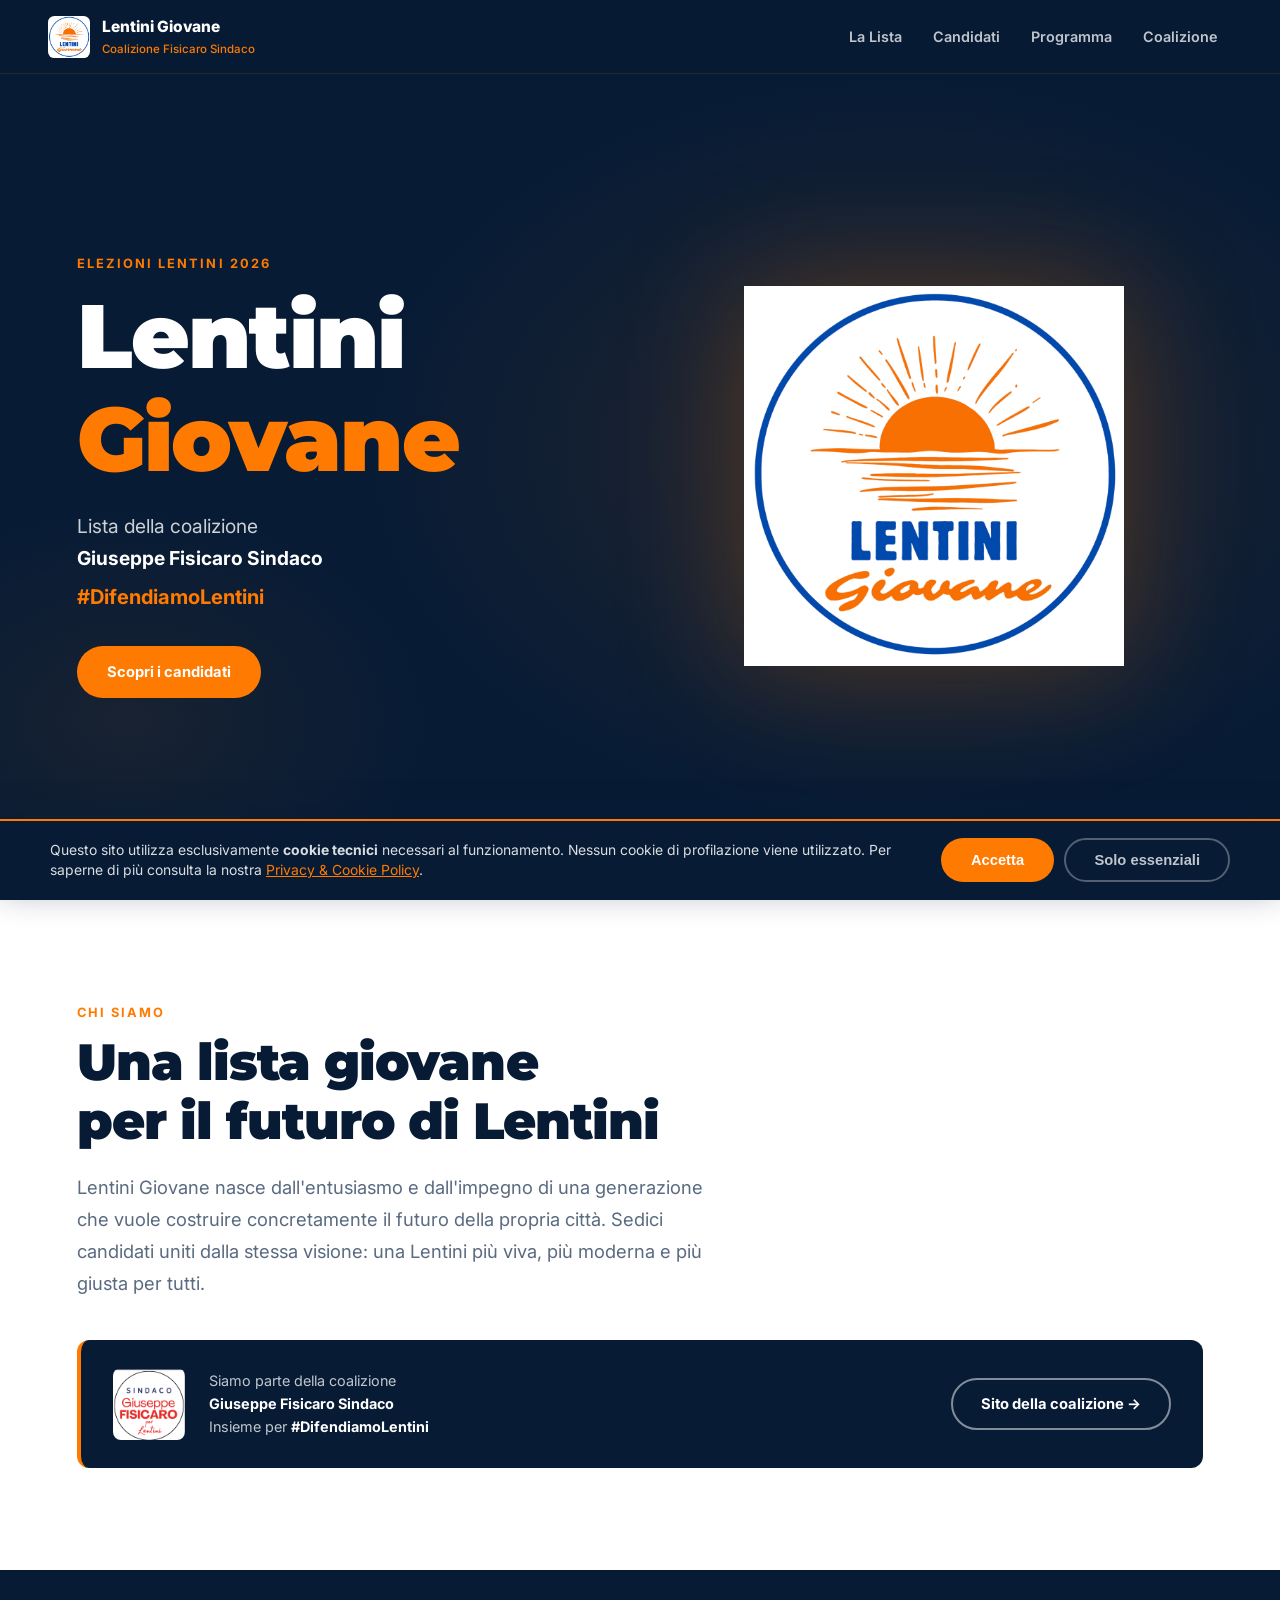
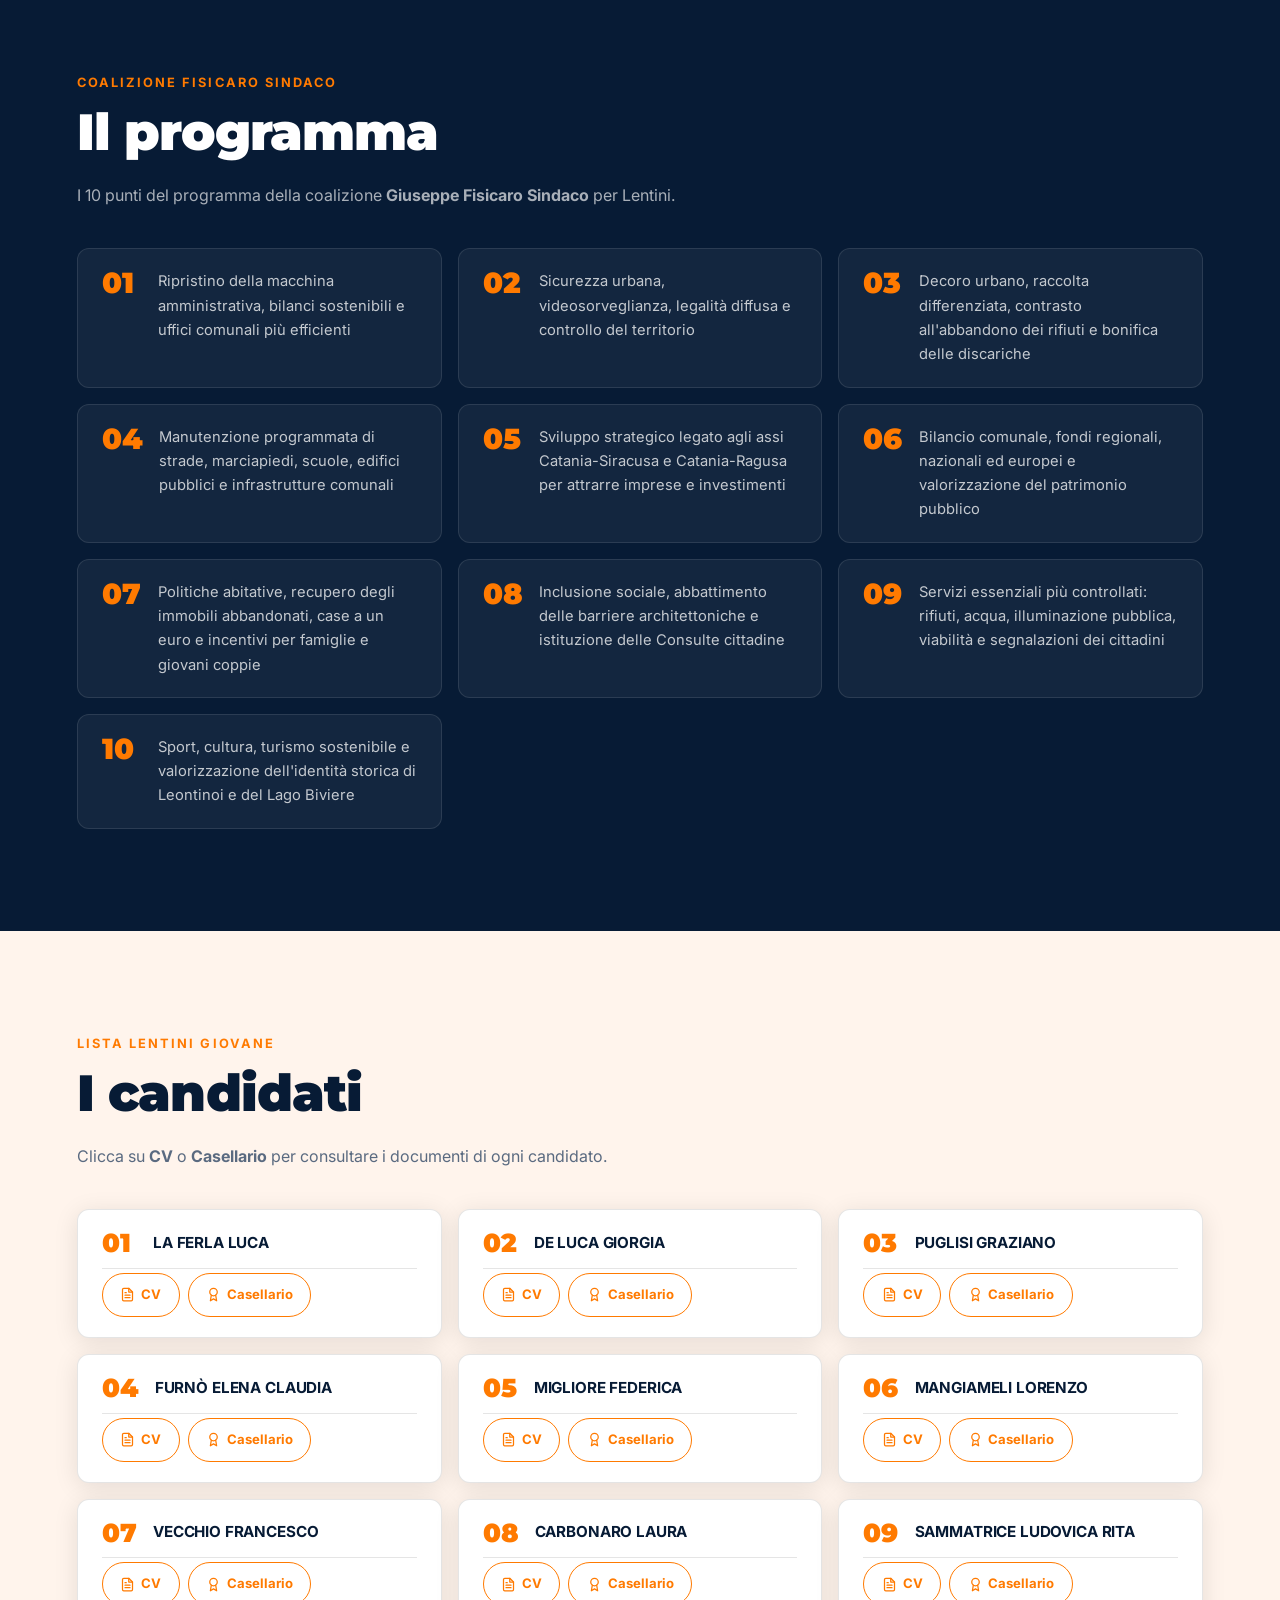
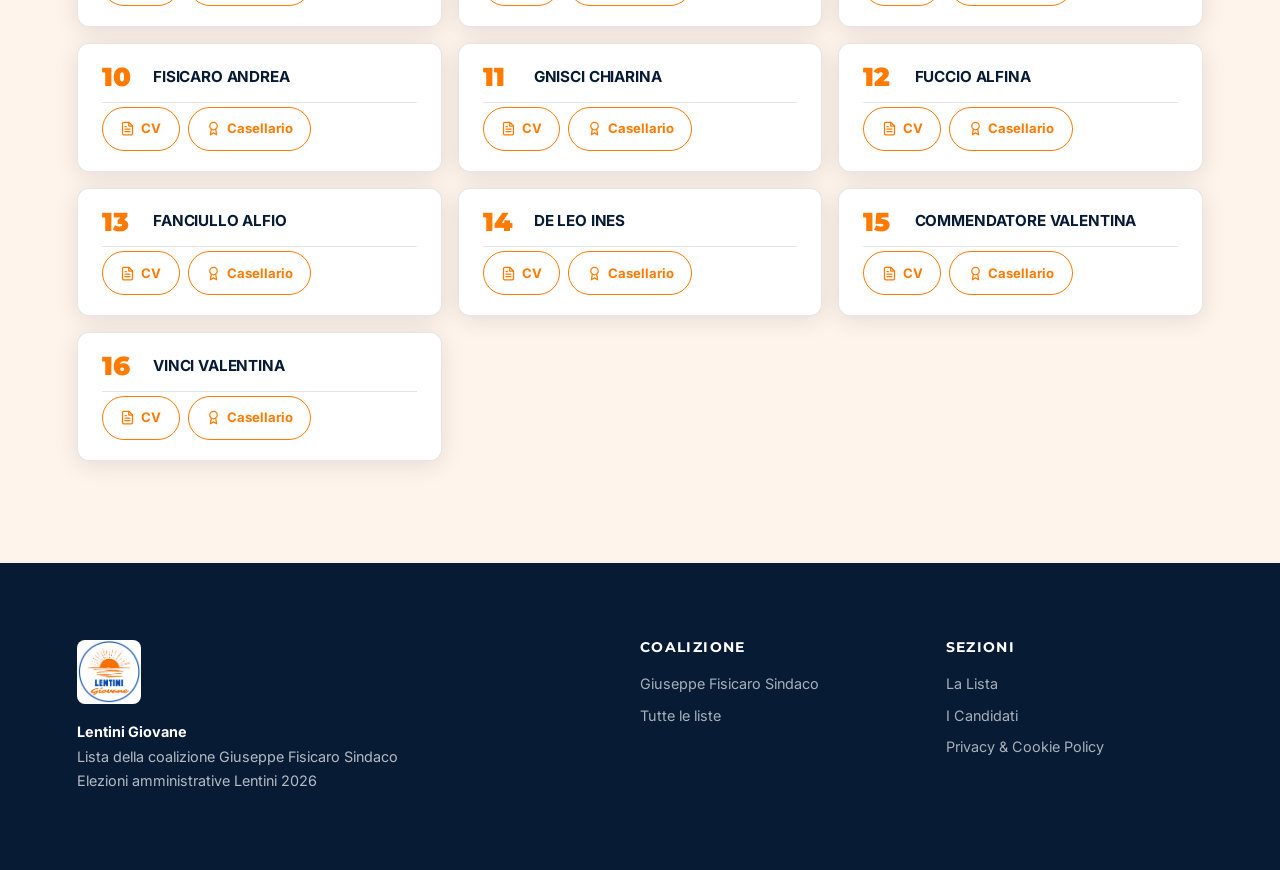
<file: index.html>
<!doctype html>
<html lang="it">
  <head>
    <meta charset="utf-8">
    <meta name="viewport" content="width=device-width, initial-scale=1">
    <title>Lentini Giovane | Coalizione Giuseppe Fisicaro Sindaco</title>
    <meta name="description" content="Lentini Giovane, lista della coalizione Giuseppe Fisicaro Sindaco per le elezioni amministrative di Lentini 2026. Scopri i candidati e i loro documenti.">
    <meta property="og:title" content="Lentini Giovane | Coalizione Giuseppe Fisicaro Sindaco">
    <meta property="og:description" content="Lista della coalizione Giuseppe Fisicaro Sindaco — Elezioni Lentini 2026.">
    <meta property="og:image" content="assets/img/lentini-giovane.png">
    <link rel="preconnect" href="https://fonts.googleapis.com">
    <link rel="preconnect" href="https://fonts.gstatic.com" crossorigin>
    <link href="https://fonts.googleapis.com/css2?family=Inter:wght@400;500;600;700;800&family=Montserrat:wght@700;800;900&display=swap" rel="stylesheet">
    <link rel="stylesheet" href="assets/css/styles.css?v=4">
  </head>
  <body>

    <header class="site-header" data-header>
      <a class="brand" href="#home" aria-label="Lentini Giovane">
        <img src="assets/img/lentini-giovane.png" alt="Logo Lentini Giovane">
        <span>
          <strong>Lentini Giovane</strong>
          <small>Coalizione Fisicaro Sindaco</small>
        </span>
      </a>
      <nav class="main-nav" aria-label="Navigazione principale">
        <a href="#lista">La Lista</a>
        <a href="#candidati">Candidati</a>
        <a href="#programma">Programma</a>
        <a href="#coalizione">Coalizione</a>
      </nav>
      <button class="nav-toggle" data-nav-toggle aria-expanded="false" aria-label="Apri menu">
        <span></span><span></span><span></span>
      </button>
    </header>

    <div class="nav-drawer" data-nav aria-label="Menu mobile">
      <a href="#lista">La Lista</a>
      <a href="#candidati">Candidati</a>
      <a href="#programma">Programma</a>
      <a href="#coalizione">Coalizione</a>
    </div>

    <main>

      <!-- HERO -->
      <section class="hero" id="home">
        <div class="hero-content">
          <p class="eyebrow">Elezioni Lentini 2026</p>
          <h1>Lentini<br><em>Giovane</em></h1>
          <p class="hero-sub">Lista della coalizione<br><strong>Giuseppe Fisicaro Sindaco</strong><br><span class="hashtag">#DifendiamoLentini</span></p>
          <a class="btn btn-primary" href="#candidati">Scopri i candidati</a>
        </div>
        <div class="hero-logo reveal">
          <img src="assets/img/lentini-giovane.png" alt="Lentini Giovane">
        </div>
      </section>

      <!-- LA LISTA -->
      <section class="section" id="lista">
        <div class="section-inner">
          <p class="eyebrow">Chi siamo</p>
          <h2>Una lista giovane<br>per il futuro di Lentini</h2>
          <p class="section-lead">Lentini Giovane nasce dall'entusiasmo e dall'impegno di una generazione che vuole costruire concretamente il futuro della propria città. Sedici candidati uniti dalla stessa visione: una Lentini più viva, più moderna e più giusta per tutti.</p>

          <div class="coalition-badge reveal">
            <img src="assets/img/logo-fisicaro.png" alt="Giuseppe Fisicaro Sindaco">
            <div>
              <p>Siamo parte della coalizione</p>
              <p><strong>Giuseppe Fisicaro Sindaco</strong></p>
              <p>Insieme per <strong>#DifendiamoLentini</strong></p>
            </div>
            <a href="https://giuseppefisicarosindaco.it" class="btn btn-outline" target="_blank" rel="noopener noreferrer">Sito della coalizione →</a>
          </div>
        </div>
      </section>

      <!-- PROGRAMMA -->
      <section class="section section-program" id="programma">
        <div class="section-inner">
          <p class="eyebrow">Coalizione Fisicaro Sindaco</p>
          <h2>Il programma</h2>
          <p class="section-sub">I 10 punti del programma della coalizione <strong>Giuseppe Fisicaro Sindaco</strong> per Lentini.</p>
          <div class="program-grid" data-program-grid></div>
        </div>
      </section>

      <!-- CANDIDATI -->
      <section class="section section-alt" id="candidati">
        <div class="section-inner">
          <p class="eyebrow">Lista Lentini Giovane</p>
          <h2>I candidati</h2>
          <p class="section-sub">Clicca su <strong>CV</strong> o <strong>Casellario</strong> per consultare i documenti di ogni candidato.</p>
          <div class="candidates-grid" data-candidates></div>
        </div>
      </section>

    </main>

    <!-- FOOTER -->
    <footer class="site-footer" id="coalizione">
      <div class="footer-brand">
        <img src="assets/img/lentini-giovane.png" alt="Logo Lentini Giovane">
        <p><strong>Lentini Giovane</strong></p>
        <p>Lista della coalizione Giuseppe Fisicaro Sindaco</p>
        <p>Elezioni amministrative Lentini 2026</p>
      </div>
      <div>
        <h3>Coalizione</h3>
        <a href="https://giuseppefisicarosindaco.it" target="_blank" rel="noopener noreferrer">Giuseppe Fisicaro Sindaco</a>
        <a href="https://giuseppefisicarosindaco.it#coalizione" target="_blank" rel="noopener noreferrer">Tutte le liste</a>
      </div>
      <div>
        <h3>Sezioni</h3>
        <a href="#lista">La Lista</a>
        <a href="#candidati">I Candidati</a>
        <a href="privacy.html">Privacy &amp; Cookie Policy</a>
      </div>
    </footer>

    <script src="assets/js/main.js?v=3" defer></script>
  </body>
</html>
</file>
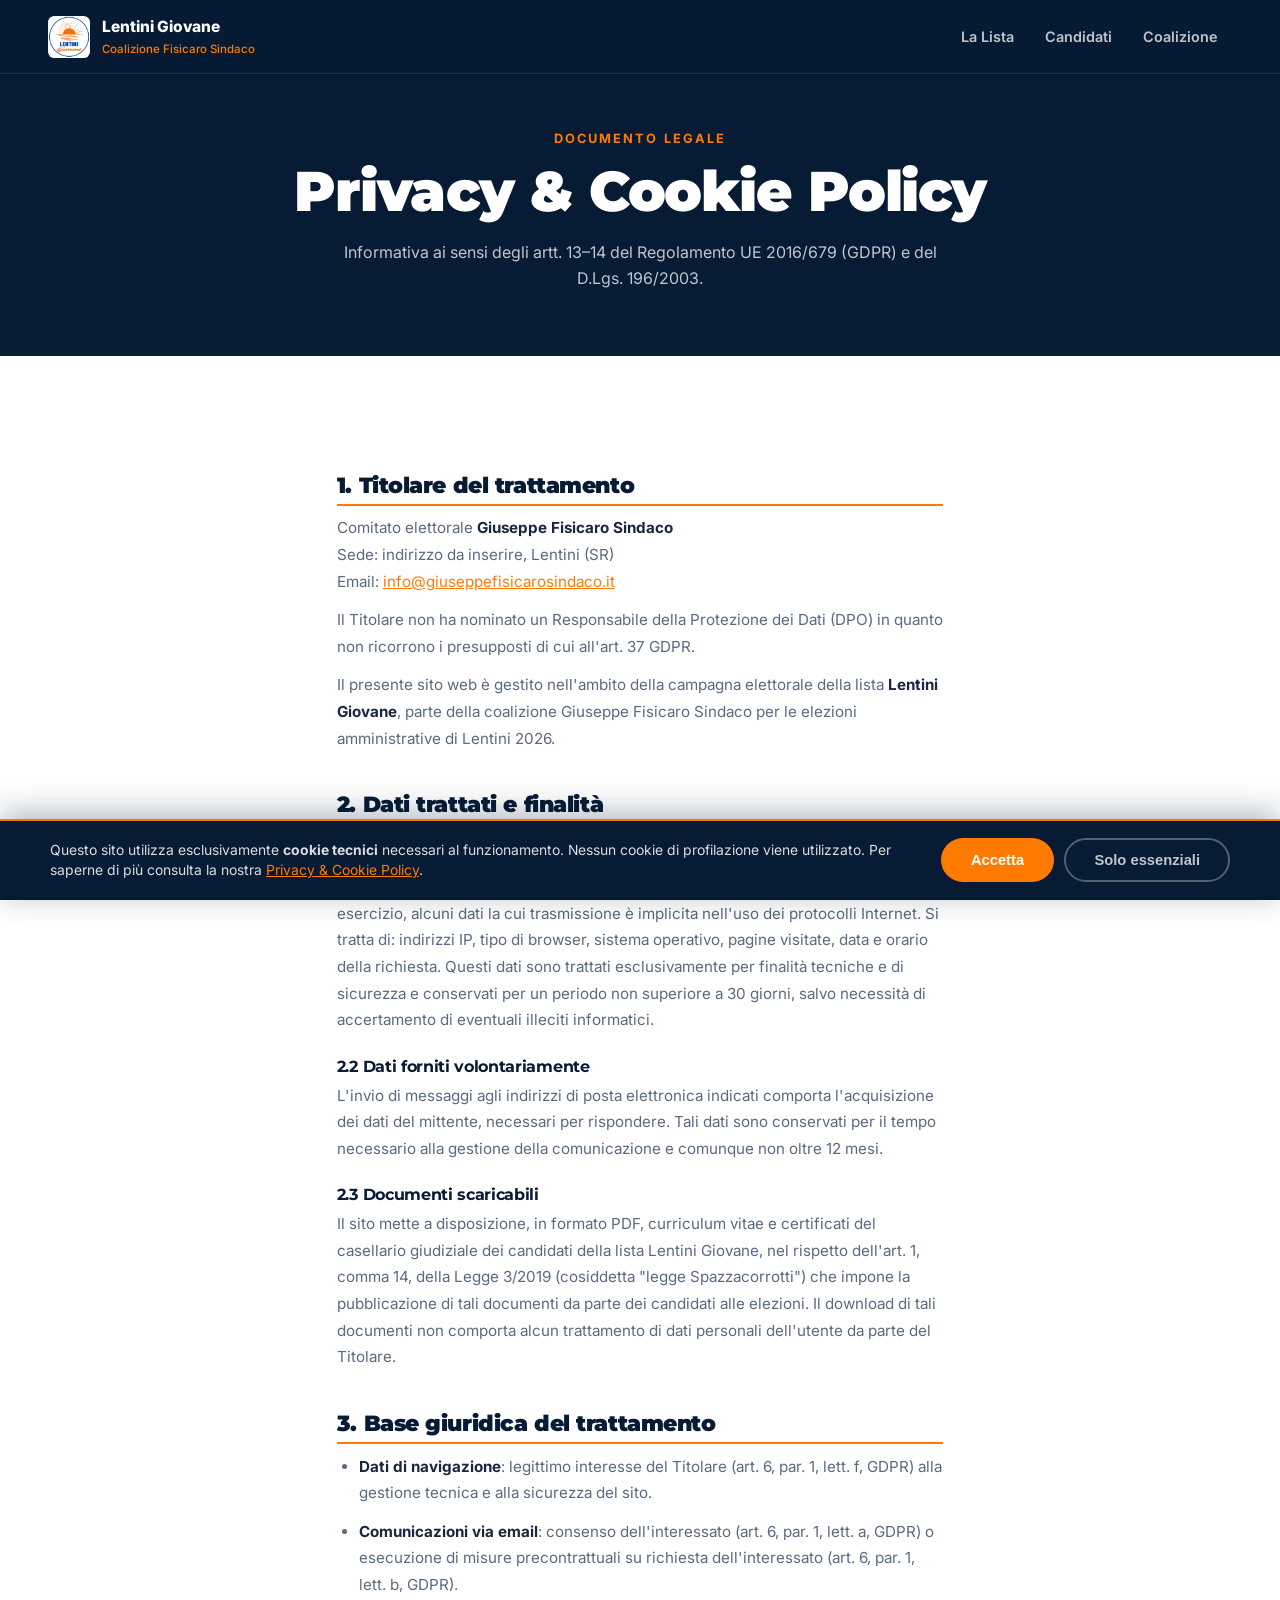
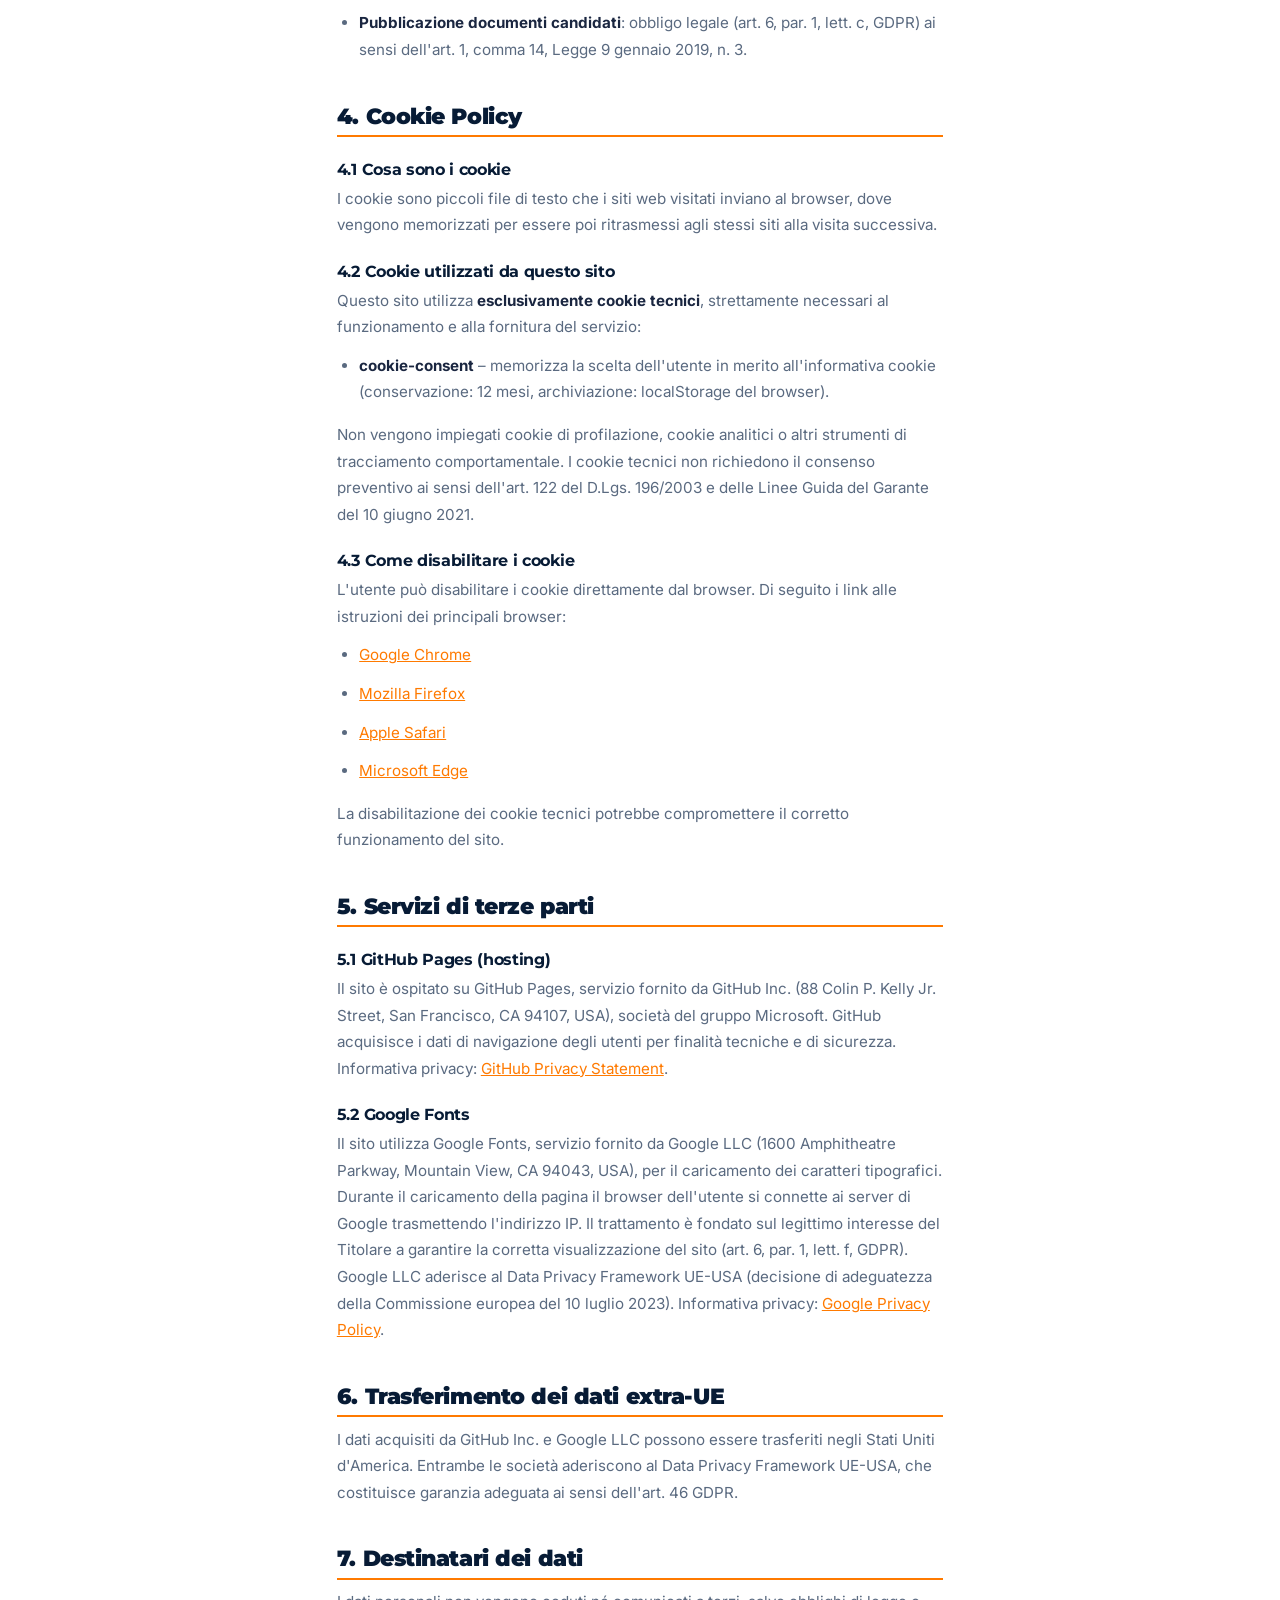
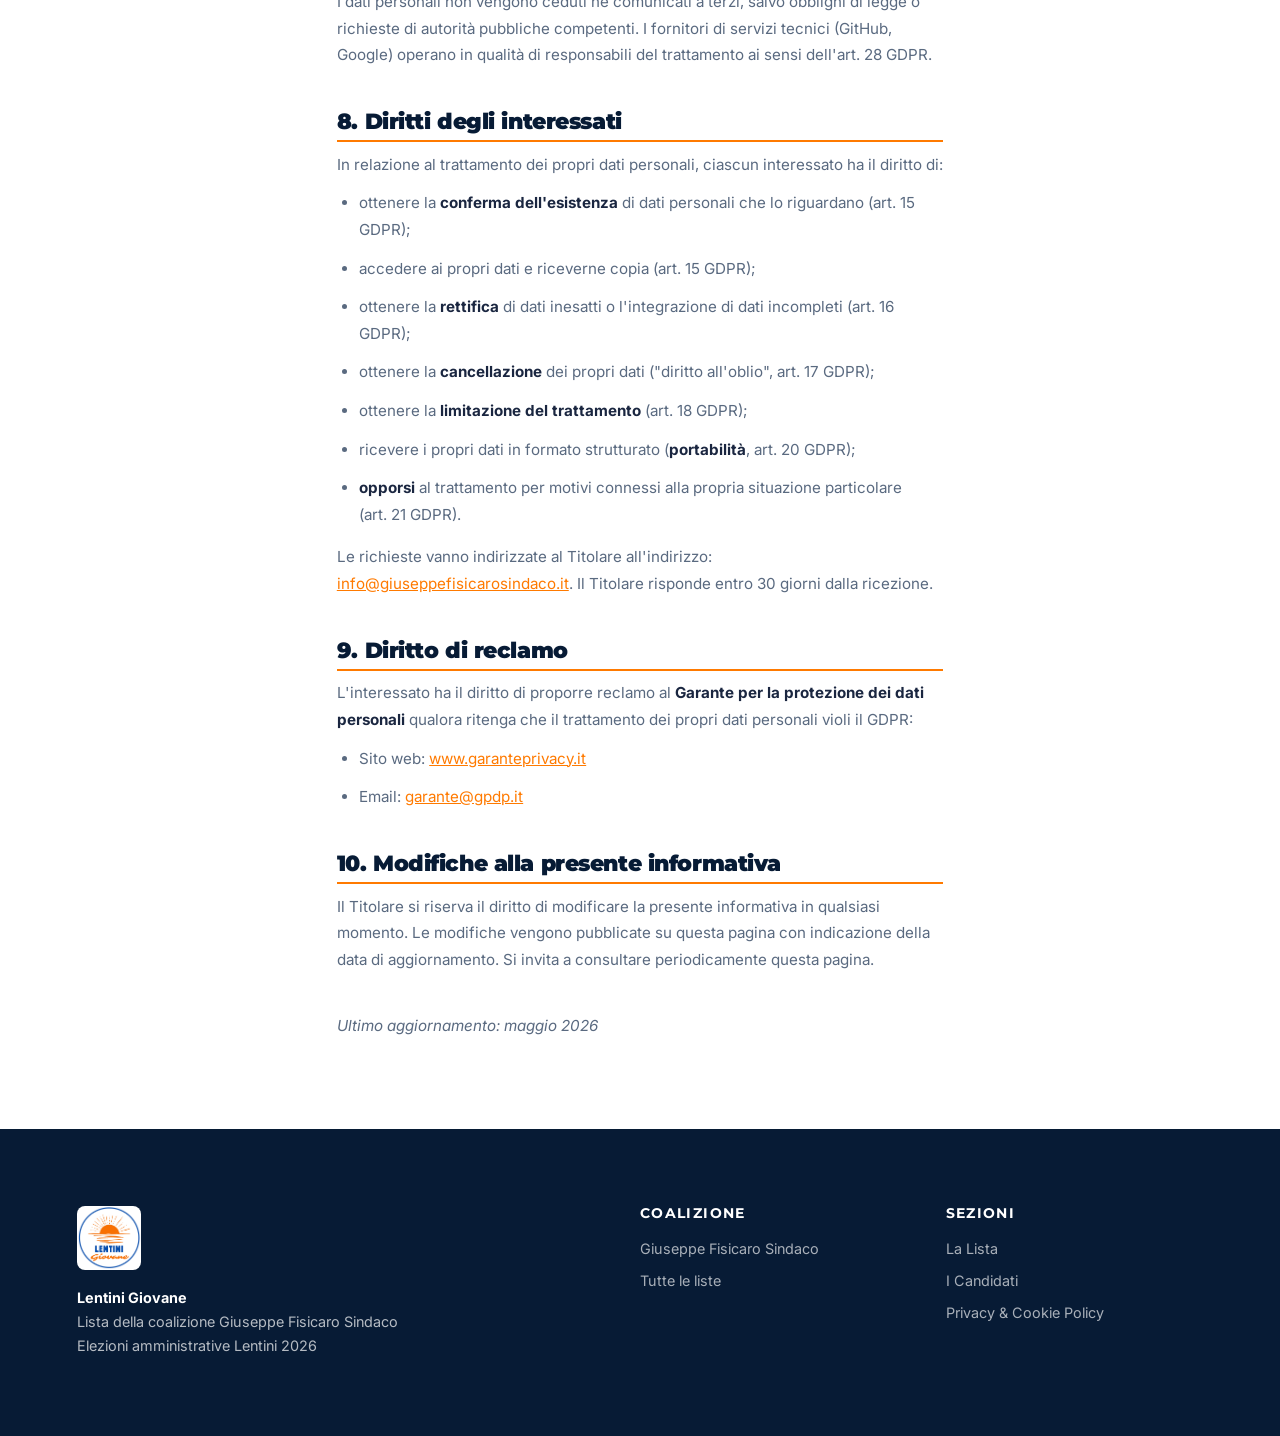
<file: privacy.html>
<!doctype html>
<html lang="it">
  <head>
    <meta charset="utf-8">
    <meta name="viewport" content="width=device-width, initial-scale=1">
    <title>Privacy &amp; Cookie Policy | Lentini Giovane</title>
    <meta name="description" content="Informativa sul trattamento dei dati personali e cookie policy del sito Lentini Giovane, ai sensi del Regolamento UE 2016/679 (GDPR).">
    <meta name="robots" content="noindex">
    <link rel="preconnect" href="https://fonts.googleapis.com">
    <link rel="preconnect" href="https://fonts.gstatic.com" crossorigin>
    <link href="https://fonts.googleapis.com/css2?family=Inter:wght@400;500;600;700;800&family=Montserrat:wght@700;800;900&display=swap" rel="stylesheet">
    <link rel="stylesheet" href="assets/css/styles.css?v=3">
  </head>
  <body>

    <header class="site-header" data-header>
      <a class="brand" href="index.html#home" aria-label="Lentini Giovane">
        <img src="assets/img/lentini-giovane.png" alt="Logo Lentini Giovane">
        <span>
          <strong>Lentini Giovane</strong>
          <small>Coalizione Fisicaro Sindaco</small>
        </span>
      </a>
      <nav class="main-nav" aria-label="Navigazione principale">
        <a href="index.html#lista">La Lista</a>
        <a href="index.html#candidati">Candidati</a>
        <a href="index.html#coalizione">Coalizione</a>
      </nav>
      <button class="nav-toggle" data-nav-toggle aria-expanded="false" aria-label="Apri menu">
        <span></span><span></span><span></span>
      </button>
    </header>

    <div class="nav-drawer" data-nav aria-label="Menu mobile">
      <a href="index.html#lista">La Lista</a>
      <a href="index.html#candidati">Candidati</a>
      <a href="index.html#coalizione">Coalizione</a>
    </div>

    <main>
      <section class="page-hero">
        <p class="eyebrow">Documento legale</p>
        <h1>Privacy &amp; Cookie Policy</h1>
        <p>Informativa ai sensi degli artt.&nbsp;13–14 del Regolamento&nbsp;UE&nbsp;2016/679 (GDPR) e del D.Lgs.&nbsp;196/2003.</p>
      </section>

      <div class="legal-text">

        <h2>1. Titolare del trattamento</h2>
        <p>Comitato elettorale <strong>Giuseppe Fisicaro Sindaco</strong><br>
        Sede: indirizzo da inserire, Lentini (SR)<br>
        Email: <a href="mailto:info@giuseppefisicarosindaco.it">info@giuseppefisicarosindaco.it</a></p>
        <p>Il Titolare non ha nominato un Responsabile della Protezione dei Dati (DPO) in quanto non ricorrono i presupposti di cui all'art.&nbsp;37 GDPR.</p>
        <p>Il presente sito web è gestito nell'ambito della campagna elettorale della lista <strong>Lentini Giovane</strong>, parte della coalizione Giuseppe Fisicaro Sindaco per le elezioni amministrative di Lentini 2026.</p>

        <h2>2. Dati trattati e finalità</h2>

        <h3>2.1 Dati di navigazione</h3>
        <p>I sistemi informatici utilizzati per il funzionamento del sito acquisiscono, nel normale esercizio, alcuni dati la cui trasmissione è implicita nell'uso dei protocolli Internet. Si tratta di: indirizzi IP, tipo di browser, sistema operativo, pagine visitate, data e orario della richiesta. Questi dati sono trattati esclusivamente per finalità tecniche e di sicurezza e conservati per un periodo non superiore a 30 giorni, salvo necessità di accertamento di eventuali illeciti informatici.</p>

        <h3>2.2 Dati forniti volontariamente</h3>
        <p>L'invio di messaggi agli indirizzi di posta elettronica indicati comporta l'acquisizione dei dati del mittente, necessari per rispondere. Tali dati sono conservati per il tempo necessario alla gestione della comunicazione e comunque non oltre 12 mesi.</p>

        <h3>2.3 Documenti scaricabili</h3>
        <p>Il sito mette a disposizione, in formato PDF, curriculum vitae e certificati del casellario giudiziale dei candidati della lista Lentini Giovane, nel rispetto dell'art.&nbsp;1, comma 14, della Legge 3/2019 (cosiddetta "legge Spazzacorrotti") che impone la pubblicazione di tali documenti da parte dei candidati alle elezioni. Il download di tali documenti non comporta alcun trattamento di dati personali dell'utente da parte del Titolare.</p>

        <h2>3. Base giuridica del trattamento</h2>
        <ul>
          <li><strong>Dati di navigazione</strong>: legittimo interesse del Titolare (art.&nbsp;6, par.&nbsp;1, lett.&nbsp;f, GDPR) alla gestione tecnica e alla sicurezza del sito.</li>
          <li><strong>Comunicazioni via email</strong>: consenso dell'interessato (art.&nbsp;6, par.&nbsp;1, lett.&nbsp;a, GDPR) o esecuzione di misure precontrattuali su richiesta dell'interessato (art.&nbsp;6, par.&nbsp;1, lett.&nbsp;b, GDPR).</li>
          <li><strong>Pubblicazione documenti candidati</strong>: obbligo legale (art.&nbsp;6, par.&nbsp;1, lett.&nbsp;c, GDPR) ai sensi dell'art.&nbsp;1, comma 14, Legge 9 gennaio 2019, n.&nbsp;3.</li>
        </ul>

        <h2>4. Cookie Policy</h2>

        <h3>4.1 Cosa sono i cookie</h3>
        <p>I cookie sono piccoli file di testo che i siti web visitati inviano al browser, dove vengono memorizzati per essere poi ritrasmessi agli stessi siti alla visita successiva.</p>

        <h3>4.2 Cookie utilizzati da questo sito</h3>
        <p>Questo sito utilizza <strong>esclusivamente cookie tecnici</strong>, strettamente necessari al funzionamento e alla fornitura del servizio:</p>
        <ul>
          <li><strong>cookie-consent</strong> – memorizza la scelta dell'utente in merito all'informativa cookie (conservazione: 12 mesi, archiviazione: localStorage del browser).</li>
        </ul>
        <p>Non vengono impiegati cookie di profilazione, cookie analitici o altri strumenti di tracciamento comportamentale. I cookie tecnici non richiedono il consenso preventivo ai sensi dell'art.&nbsp;122 del D.Lgs.&nbsp;196/2003 e delle Linee Guida del Garante del 10 giugno 2021.</p>

        <h3>4.3 Come disabilitare i cookie</h3>
        <p>L'utente può disabilitare i cookie direttamente dal browser. Di seguito i link alle istruzioni dei principali browser:</p>
        <ul>
          <li><a href="https://support.google.com/chrome/answer/95647" target="_blank" rel="noopener noreferrer">Google Chrome</a></li>
          <li><a href="https://support.mozilla.org/it/kb/Attivare%20e%20disattivare%20i%20cookie" target="_blank" rel="noopener noreferrer">Mozilla Firefox</a></li>
          <li><a href="https://support.apple.com/it-it/guide/safari/sfri11471/mac" target="_blank" rel="noopener noreferrer">Apple Safari</a></li>
          <li><a href="https://support.microsoft.com/it-it/windows/eliminare-e-gestire-i-cookie-168dab11-0753-043d-7c16-ede5947fc64d" target="_blank" rel="noopener noreferrer">Microsoft Edge</a></li>
        </ul>
        <p>La disabilitazione dei cookie tecnici potrebbe compromettere il corretto funzionamento del sito.</p>

        <h2>5. Servizi di terze parti</h2>

        <h3>5.1 GitHub Pages (hosting)</h3>
        <p>Il sito è ospitato su GitHub Pages, servizio fornito da GitHub Inc. (88 Colin P. Kelly Jr. Street, San Francisco, CA 94107, USA), società del gruppo Microsoft. GitHub acquisisce i dati di navigazione degli utenti per finalità tecniche e di sicurezza. Informativa privacy: <a href="https://docs.github.com/it/site-policy/privacy-policies/github-general-privacy-statement" target="_blank" rel="noopener noreferrer">GitHub Privacy Statement</a>.</p>

        <h3>5.2 Google Fonts</h3>
        <p>Il sito utilizza Google Fonts, servizio fornito da Google LLC (1600 Amphitheatre Parkway, Mountain View, CA 94043, USA), per il caricamento dei caratteri tipografici. Durante il caricamento della pagina il browser dell'utente si connette ai server di Google trasmettendo l'indirizzo IP. Il trattamento è fondato sul legittimo interesse del Titolare a garantire la corretta visualizzazione del sito (art.&nbsp;6, par.&nbsp;1, lett.&nbsp;f, GDPR). Google LLC aderisce al Data Privacy Framework UE-USA (decisione di adeguatezza della Commissione europea del 10 luglio 2023). Informativa privacy: <a href="https://policies.google.com/privacy" target="_blank" rel="noopener noreferrer">Google Privacy Policy</a>.</p>

        <h2>6. Trasferimento dei dati extra-UE</h2>
        <p>I dati acquisiti da GitHub Inc. e Google LLC possono essere trasferiti negli Stati Uniti d'America. Entrambe le società aderiscono al Data Privacy Framework UE-USA, che costituisce garanzia adeguata ai sensi dell'art.&nbsp;46 GDPR.</p>

        <h2>7. Destinatari dei dati</h2>
        <p>I dati personali non vengono ceduti né comunicati a terzi, salvo obblighi di legge o richieste di autorità pubbliche competenti. I fornitori di servizi tecnici (GitHub, Google) operano in qualità di responsabili del trattamento ai sensi dell'art.&nbsp;28 GDPR.</p>

        <h2>8. Diritti degli interessati</h2>
        <p>In relazione al trattamento dei propri dati personali, ciascun interessato ha il diritto di:</p>
        <ul>
          <li>ottenere la <strong>conferma dell'esistenza</strong> di dati personali che lo riguardano (art.&nbsp;15 GDPR);</li>
          <li>accedere ai propri dati e riceverne copia (art.&nbsp;15 GDPR);</li>
          <li>ottenere la <strong>rettifica</strong> di dati inesatti o l'integrazione di dati incompleti (art.&nbsp;16 GDPR);</li>
          <li>ottenere la <strong>cancellazione</strong> dei propri dati ("diritto all'oblio", art.&nbsp;17 GDPR);</li>
          <li>ottenere la <strong>limitazione del trattamento</strong> (art.&nbsp;18 GDPR);</li>
          <li>ricevere i propri dati in formato strutturato (<strong>portabilità</strong>, art.&nbsp;20 GDPR);</li>
          <li><strong>opporsi</strong> al trattamento per motivi connessi alla propria situazione particolare (art.&nbsp;21 GDPR).</li>
        </ul>
        <p>Le richieste vanno indirizzate al Titolare all'indirizzo: <a href="mailto:info@giuseppefisicarosindaco.it">info@giuseppefisicarosindaco.it</a>. Il Titolare risponde entro 30 giorni dalla ricezione.</p>

        <h2>9. Diritto di reclamo</h2>
        <p>L'interessato ha il diritto di proporre reclamo al <strong>Garante per la protezione dei dati personali</strong> qualora ritenga che il trattamento dei propri dati personali violi il GDPR:</p>
        <ul>
          <li>Sito web: <a href="https://www.garanteprivacy.it" target="_blank" rel="noopener noreferrer">www.garanteprivacy.it</a></li>
          <li>Email: <a href="mailto:garante@gpdp.it">garante@gpdp.it</a></li>
        </ul>

        <h2>10. Modifiche alla presente informativa</h2>
        <p>Il Titolare si riserva il diritto di modificare la presente informativa in qualsiasi momento. Le modifiche vengono pubblicate su questa pagina con indicazione della data di aggiornamento. Si invita a consultare periodicamente questa pagina.</p>

        <p class="legal-meta">Ultimo aggiornamento: maggio 2026</p>

      </div>
    </main>

    <footer class="site-footer" id="coalizione">
      <div class="footer-brand">
        <img src="assets/img/lentini-giovane.png" alt="Logo Lentini Giovane">
        <p><strong>Lentini Giovane</strong></p>
        <p>Lista della coalizione Giuseppe Fisicaro Sindaco</p>
        <p>Elezioni amministrative Lentini 2026</p>
      </div>
      <div>
        <h3>Coalizione</h3>
        <a href="https://giuseppefisicarosindaco.it" target="_blank" rel="noopener noreferrer">Giuseppe Fisicaro Sindaco</a>
        <a href="https://giuseppefisicarosindaco.it#coalizione" target="_blank" rel="noopener noreferrer">Tutte le liste</a>
      </div>
      <div>
        <h3>Sezioni</h3>
        <a href="index.html#lista">La Lista</a>
        <a href="index.html#candidati">I Candidati</a>
        <a href="privacy.html">Privacy &amp; Cookie Policy</a>
      </div>
    </footer>

    <script src="assets/js/main.js?v=2" defer></script>
  </body>
</html>
</file>
<file: assets/css/styles.css>
/* ============================================================
   LENTINI GIOVANE — Stylesheet
   ============================================================ */

/* ---------- Variables ---------- */
:root {
  --orange:       #ff7a00;
  --orange-dark:  #cc6200;
  --orange-light: #fff4ec;
  --navy:         #071b35;
  --navy-mid:     #0f2d54;
  --white:        #ffffff;
  --text:         #1a2640;
  --text-muted:   #5a6a80;
  --border:       rgba(0,0,0,.10);
  --container:    1180px;
  --radius:       .75rem;
  --shadow:       0 4px 24px rgba(0,0,0,.10);
}

/* ---------- Reset / Base ---------- */
*, *::before, *::after { box-sizing: border-box; margin: 0; padding: 0; }

html { scroll-behavior: smooth; -webkit-text-size-adjust: 100%; }

body {
  font-family: 'Inter', system-ui, sans-serif;
  font-size: 1rem;
  line-height: 1.65;
  color: var(--text);
  background: var(--white);
  overflow-x: hidden;
}

img { display: block; max-width: 100%; height: auto; }
a   { color: var(--orange); text-decoration: none; }
a:hover { text-decoration: underline; }

/* ---------- Typography ---------- */
h1, h2, h3, h4 {
  font-family: 'Montserrat', 'Inter', sans-serif;
  font-weight: 900;
  line-height: 1.15;
  letter-spacing: -.02em;
  color: var(--navy);
}

h1 { font-size: clamp(2.8rem, 7vw, 6rem); }
h2 { font-size: clamp(2rem, 4.5vw, 3.2rem); }
h3 { font-size: 1.2rem; font-weight: 700; }

.eyebrow {
  font-size: .8rem;
  font-weight: 700;
  letter-spacing: .16em;
  text-transform: uppercase;
  color: var(--orange);
  margin-bottom: .6rem;
}

/* ---------- Buttons ---------- */
.btn {
  display: inline-flex;
  align-items: center;
  justify-content: center;
  gap: .45rem;
  padding: .75rem 1.75rem;
  min-height: 44px;
  border-radius: 99px;
  font-weight: 700;
  font-size: .92rem;
  cursor: pointer;
  border: 2px solid transparent;
  transition: background .2s, color .2s, border-color .2s, transform .15s;
  text-decoration: none;
  white-space: nowrap;
  -webkit-tap-highlight-color: transparent;
}
.btn:hover { transform: translateY(-2px); text-decoration: none; }

.btn-primary  { background: var(--orange); color: var(--white); }
.btn-primary:hover { background: var(--orange-dark); }

.btn-outline  { background: transparent; color: var(--white); border-color: rgba(255,255,255,.5); }
.btn-outline:hover { background: rgba(255,255,255,.12); border-color: var(--white); }

.btn-doc {
  display: inline-flex;
  align-items: center;
  justify-content: center;
  gap: .35rem;
  padding: .5rem 1.1rem;
  min-height: 44px;
  border-radius: 99px;
  font-size: .82rem;
  font-weight: 700;
  border: 1.5px solid var(--orange);
  color: var(--orange);
  background: transparent;
  transition: background .18s, color .18s;
  text-decoration: none;
  -webkit-tap-highlight-color: transparent;
}
.btn-doc:hover { background: var(--orange); color: var(--white); text-decoration: none; }

.btn-doc svg { width: 15px; height: 15px; flex-shrink: 0; }

/* ---------- Header ---------- */
.site-header {
  position: fixed;
  top: 0; left: 0; right: 0;
  z-index: 100;
  display: flex;
  align-items: center;
  justify-content: space-between;
  gap: 1.5rem;
  padding: .9rem clamp(1rem, 5vw, 3rem);
  background: rgba(7,27,53,.96);
  backdrop-filter: blur(10px);
  border-bottom: 1px solid rgba(255,122,0,.15);
  transition: box-shadow .25s;
}
.site-header.scrolled { box-shadow: 0 2px 20px rgba(0,0,0,.3); }

.brand {
  display: flex;
  align-items: center;
  gap: .75rem;
  color: var(--white);
  text-decoration: none;
  flex-shrink: 0;
}
.brand:hover { text-decoration: none; }
.brand img { width: 42px; height: 42px; object-fit: contain; border-radius: .4rem; }
.brand strong { display: block; font-size: .97rem; font-weight: 800; color: var(--white); }
.brand small  { display: block; font-size: .72rem; color: var(--orange); font-weight: 500; }

.main-nav {
  display: flex;
  align-items: center;
  gap: .25rem;
}
.main-nav a {
  color: rgba(255,255,255,.75);
  font-size: .9rem;
  font-weight: 600;
  padding: .45rem .85rem;
  border-radius: 99px;
  transition: color .15s, background .15s;
  text-decoration: none;
}
.main-nav a:hover { color: var(--white); background: rgba(255,122,0,.15); }

/* ---------- Nav Toggle (mobile) ---------- */
.nav-toggle {
  display: none;
  flex-direction: column;
  justify-content: center;
  gap: 5px;
  width: 44px; height: 44px;
  border: none;
  background: transparent;
  cursor: pointer;
  padding: .25rem;
  -webkit-tap-highlight-color: transparent;
}
.nav-toggle span {
  display: block;
  height: 2px;
  background: var(--white);
  border-radius: 2px;
  transition: transform .25s, opacity .25s;
}
.nav-toggle[aria-expanded="true"] span:nth-child(1) { transform: translateY(7px) rotate(45deg); }
.nav-toggle[aria-expanded="true"] span:nth-child(2) { opacity: 0; }
.nav-toggle[aria-expanded="true"] span:nth-child(3) { transform: translateY(-7px) rotate(-45deg); }

/* ---------- Nav Drawer ---------- */
.nav-drawer {
  display: none;
  position: fixed;
  top: 65px; left: 0; right: 0;
  z-index: 99;
  background: var(--navy);
  border-bottom: 2px solid var(--orange);
  flex-direction: column;
  padding: .75rem 1rem 1rem;
  gap: .25rem;
  transform: translateY(-8px);
  opacity: 0;
  transition: transform .25s, opacity .25s;
  pointer-events: none;
}
.nav-drawer.is-open {
  opacity: 1;
  transform: translateY(0);
  pointer-events: all;
}
.nav-drawer a {
  color: rgba(255,255,255,.85);
  font-weight: 600;
  padding: .85rem 1rem;
  min-height: 44px;
  border-radius: .5rem;
  transition: background .15s, color .15s;
  text-decoration: none;
  display: flex;
  align-items: center;
  -webkit-tap-highlight-color: transparent;
}
.nav-drawer a:hover { background: rgba(255,122,0,.15); color: var(--white); }

body.is-nav-open { overflow: hidden; }

/* ---------- Hero ---------- */
.hero {
  min-height: 100svh;
  background: var(--navy);
  display: grid;
  grid-template-columns: 1fr 1fr;
  align-items: center;
  gap: 3rem;
  padding: clamp(6rem, 10vw, 9rem) clamp(1.5rem, 6vw, 5rem) clamp(3rem, 6vw, 5rem);
  position: relative;
  overflow: hidden;
}

.hero::before {
  content: '';
  position: absolute;
  inset: 0;
  background:
    radial-gradient(ellipse 60% 60% at 70% 50%, rgba(255,122,0,.12) 0%, transparent 70%),
    radial-gradient(ellipse 40% 40% at 10% 80%, rgba(255,122,0,.07) 0%, transparent 60%);
  pointer-events: none;
}

.hero-content {
  position: relative;
  z-index: 1;
}
.hero-content .eyebrow { color: var(--orange); }

.hero-content h1 {
  color: var(--white);
  margin-bottom: 1.25rem;
}
.hero-content h1 em {
  font-style: normal;
  color: var(--orange);
}

.hero-sub {
  color: rgba(255,255,255,.80);
  font-size: clamp(1rem, 2vw, 1.2rem);
  line-height: 1.7;
  margin-bottom: 2rem;
}
.hero-sub strong { color: var(--white); }
.hero-sub .hashtag {
  display: inline-block;
  margin-top: .3rem;
  color: var(--orange);
  font-weight: 700;
  font-size: 1.05em;
}

.hero-logo {
  display: flex;
  align-items: center;
  justify-content: center;
  position: relative;
  z-index: 1;
}
.hero-logo img {
  width: clamp(200px, 40vw, 380px);
  filter: drop-shadow(0 0 60px rgba(255,122,0,.25));
  animation: float 5s ease-in-out infinite;
}

@keyframes float {
  0%, 100% { transform: translateY(0); }
  50%       { transform: translateY(-12px); }
}

/* ---------- Section ---------- */
.section {
  padding: clamp(4rem, 8vw, 7rem) clamp(1.5rem, 6vw, 5rem);
}
.section-alt { background: var(--orange-light); }

.section-inner {
  max-width: var(--container);
  margin-inline: auto;
}
.section-inner h2 { margin-bottom: 1.25rem; }

.section-lead {
  font-size: clamp(1rem, 2vw, 1.15rem);
  color: var(--text-muted);
  max-width: 640px;
  line-height: 1.75;
  margin-bottom: 2.5rem;
}
.section-sub {
  color: var(--text-muted);
  margin-bottom: 2.5rem;
}

/* ---------- Coalition Badge ---------- */
.coalition-badge {
  display: flex;
  align-items: center;
  gap: 1.5rem;
  background: var(--navy);
  color: var(--white);
  padding: 1.75rem 2rem;
  border-radius: var(--radius);
  flex-wrap: wrap;
  border-left: 4px solid var(--orange);
}
.coalition-badge img {
  width: 72px;
  height: 72px;
  object-fit: contain;
  border-radius: .5rem;
  flex-shrink: 0;
}
.coalition-badge > div { flex: 1; min-width: 200px; }
.coalition-badge p { color: rgba(255,255,255,.75); font-size: .9rem; line-height: 1.6; }
.coalition-badge p strong { color: var(--white); }

/* ---------- Candidates Grid ---------- */
.candidates-grid {
  display: grid;
  grid-template-columns: repeat(auto-fill, minmax(280px, 1fr));
  gap: 1rem;
}

.candidate-card {
  background: var(--white);
  border-radius: var(--radius);
  padding: 1.25rem 1.5rem;
  display: flex;
  flex-direction: column;
  gap: .75rem;
  box-shadow: var(--shadow);
  border: 1.5px solid var(--border);
  transition: transform .2s, box-shadow .2s;
}
.candidate-card:hover {
  transform: translateY(-3px);
  box-shadow: 0 8px 32px rgba(255,122,0,.12);
  border-color: rgba(255,122,0,.3);
}

.candidate-top {
  display: flex;
  align-items: center;
  gap: 1rem;
}
.candidate-num {
  font-family: 'Montserrat', sans-serif;
  font-size: 1.6rem;
  font-weight: 900;
  color: var(--orange);
  line-height: 1;
  flex-shrink: 0;
  min-width: 2.2rem;
}
.candidate-name {
  font-weight: 700;
  font-size: .95rem;
  color: var(--navy);
  line-height: 1.35;
  letter-spacing: -.01em;
}

.candidate-docs {
  display: flex;
  gap: .5rem;
  flex-wrap: wrap;
  padding-top: .25rem;
  border-top: 1px solid var(--border);
}
.candidate-docs:empty { display: none; }

/* ---------- Footer ---------- */
.site-footer {
  background: var(--navy);
  color: rgba(255,255,255,.70);
  padding: clamp(3rem, 6vw, 5rem) clamp(1.5rem, 6vw, 5rem);
  display: grid;
  grid-template-columns: 2fr 1fr 1fr;
  gap: 3rem;
  max-width: 100%;
}

.footer-brand img {
  width: 64px;
  height: 64px;
  object-fit: contain;
  border-radius: .5rem;
  margin-bottom: 1rem;
}
.footer-brand p { font-size: .9rem; line-height: 1.7; }
.footer-brand p strong { color: var(--white); }

.site-footer h3 {
  color: var(--white);
  font-size: .85rem;
  font-weight: 700;
  letter-spacing: .1em;
  text-transform: uppercase;
  margin-bottom: 1rem;
}
.site-footer a {
  display: block;
  color: rgba(255,255,255,.65);
  font-size: .9rem;
  margin-bottom: .5rem;
  transition: color .15s;
}
.site-footer a:hover { color: var(--orange); text-decoration: none; }

/* ---------- Reveal animation ---------- */
.reveal {
  opacity: 0;
  transform: translateY(24px);
  transition: opacity .55s ease, transform .55s ease;
}
.reveal.is-visible {
  opacity: 1;
  transform: translateY(0);
}

/* ---------- Responsive ---------- */

/* Tablet / small desktop */
@media (max-width: 900px) {
  .hero {
    grid-template-columns: 1fr;
    min-height: auto;
    padding-top: 6rem;
    padding-bottom: 3.5rem;
    text-align: center;
    gap: 2rem;
  }
  .hero-logo { order: -1; }
  .hero-logo img {
    width: clamp(130px, 42vw, 200px);
    animation: none; /* stop float on tablet/mobile — save battery */
  }
  .hero-sub { margin-inline: auto; max-width: 480px; }
  .hero-content .btn { margin-inline: auto; }

  .site-footer { grid-template-columns: 1fr 1fr; }
  .footer-brand { grid-column: 1 / -1; }
}

/* Mobile nav */
@media (max-width: 760px) {
  .main-nav { display: none; }
  .nav-toggle { display: flex; }
  .nav-drawer { display: flex; }

  /* Brand: hide subtitle on very small screens to avoid overflow */
  .brand small { display: none; }

  .site-footer { grid-template-columns: 1fr; gap: 2rem; }

  /* Candidates: 2 columns on medium mobile */
  .candidates-grid {
    grid-template-columns: repeat(auto-fill, minmax(240px, 1fr));
  }

  /* Coalition badge: stack on mobile */
  .coalition-badge {
    flex-direction: column;
    text-align: center;
    align-items: center;
    border-left: none;
    border-top: 4px solid var(--orange);
    padding: 1.5rem;
  }
  .coalition-badge > div { min-width: unset; text-align: center; }
}

/* Small mobile (iPhone SE, 375px etc.) */
@media (max-width: 480px) {
  .candidates-grid { grid-template-columns: 1fr; }

  /* Doc buttons full-width on small screens */
  .candidate-docs {
    flex-direction: column;
    gap: .4rem;
  }
  .candidate-docs .btn-doc {
    width: 100%;
    justify-content: center;
  }

  /* Hero tighter on small phones */
  .hero { padding-top: 5.5rem; gap: 1.5rem; }
  .hero-logo img { width: clamp(110px, 38vw, 160px); }

  /* Section padding tighter */
  .section { padding-top: 3rem; padding-bottom: 3rem; }
}

/* Safe area insets — iPhone con notch/Dynamic Island */
@supports (padding: max(0px)) {
  .site-header {
    padding-left: max(clamp(1rem, 5vw, 3rem), env(safe-area-inset-left));
    padding-right: max(clamp(1rem, 5vw, 3rem), env(safe-area-inset-right));
  }
  .cookie-banner {
    padding-bottom: max(1.1rem, calc(env(safe-area-inset-bottom) + .75rem));
    padding-left: max(clamp(1rem, 5vw, 3rem), env(safe-area-inset-left));
    padding-right: max(clamp(1rem, 5vw, 3rem), env(safe-area-inset-right));
  }
  .hero, .section, .site-footer {
    padding-left: max(clamp(1.5rem, 6vw, 5rem), env(safe-area-inset-left));
    padding-right: max(clamp(1.5rem, 6vw, 5rem), env(safe-area-inset-right));
  }
}

/* Disable sticky hover on touch devices */
@media (hover: none) {
  .btn:hover { transform: none; }
  .candidate-card:hover {
    transform: none;
    box-shadow: var(--shadow);
    border-color: var(--border);
  }
}

/* ---------- Cookie Banner ---------- */
.cookie-banner {
  position: fixed;
  bottom: 0; left: 0; right: 0;
  z-index: 9999;
  background: var(--navy);
  border-top: 2px solid var(--orange);
  color: var(--white);
  padding: 1.1rem clamp(1rem, 5vw, 3rem);
  box-shadow: 0 -6px 32px rgba(7,27,53,.32);
}
.cookie-banner-inner {
  display: flex;
  align-items: center;
  justify-content: space-between;
  gap: 1.25rem;
  max-width: var(--container);
  margin-inline: auto;
  flex-wrap: wrap;
}
.cookie-banner p {
  flex: 1;
  min-width: 220px;
  margin: 0;
  font-size: .87rem;
  line-height: 1.5;
  color: rgba(255,255,255,.85);
}
.cookie-banner p a { color: var(--orange); text-decoration: underline; }
.cookie-banner-actions { display: flex; gap: .65rem; flex-shrink: 0; }

.btn-secondary {
  background: transparent;
  color: rgba(255,255,255,.75);
  border-color: rgba(255,255,255,.3);
}
.btn-secondary:hover {
  background: rgba(255,255,255,.08);
  color: var(--white);
  border-color: rgba(255,255,255,.6);
}

/* ---------- Legal text (privacy.html) ---------- */
.page-hero {
  background: var(--navy);
  padding: clamp(6rem, 10vw, 9rem) clamp(1.5rem, 6vw, 5rem) clamp(3rem, 5vw, 5rem);
  text-align: center;
}
.page-hero .eyebrow { color: var(--orange); }
.page-hero h1 { color: var(--white); margin-bottom: 1rem; font-size: clamp(2rem, 5vw, 3.5rem); }
.page-hero p { color: rgba(255,255,255,.75); max-width: 640px; margin-inline: auto; }

.legal-text {
  max-width: 760px;
  margin-inline: auto;
  padding: clamp(3rem, 6vw, 5rem) clamp(1.5rem, 6vw, 5rem);
}
.legal-text h2 {
  font-size: 1.35rem;
  color: var(--navy);
  margin-top: 2.5rem;
  margin-bottom: .6rem;
  padding-bottom: .4rem;
  border-bottom: 2px solid var(--orange);
}
.legal-text h3 {
  font-size: 1rem;
  color: var(--navy);
  margin-top: 1.5rem;
  margin-bottom: .4rem;
}
.legal-text p, .legal-text li {
  font-size: .95rem;
  color: var(--text-muted);
  line-height: 1.75;
  margin-bottom: .75rem;
}
.legal-text ul, .legal-text ol {
  padding-left: 1.4rem;
  margin-bottom: 1rem;
}
.legal-text a { color: var(--orange); text-decoration: underline; }
.legal-text strong { color: var(--text); }
.legal-meta {
  margin-top: 2.5rem;
  font-size: .82rem;
  color: var(--text-muted);
  font-style: italic;
}

/* ---------- Responsive additions ---------- */
@media (max-width: 580px) {
  .cookie-banner-actions { width: 100%; }
  .cookie-banner-actions .btn { flex: 1; text-align: center; justify-content: center; }
}

@media (prefers-reduced-motion: reduce) {
  .reveal { opacity: 1; transform: none; transition: none; }
  .hero-logo img { animation: none; }
}

/* ---------- Program ---------- */
.section-program { background: var(--navy); }
.section-program .eyebrow { color: var(--orange); }
.section-program h2 { color: var(--white); }
.section-program .section-sub { color: rgba(255,255,255,.65); }

.program-grid {
  display: grid;
  grid-template-columns: repeat(auto-fill, minmax(280px, 1fr));
  gap: 1rem;
  margin-top: 1.5rem;
}
.program-item {
  background: rgba(255,255,255,.05);
  border: 1.5px solid rgba(255,255,255,.10);
  border-radius: var(--radius);
  padding: 1.25rem 1.5rem;
  display: flex;
  gap: 1rem;
  align-items: flex-start;
  transition: background .2s, border-color .2s;
}
.program-item:hover {
  background: rgba(255,255,255,.08);
  border-color: rgba(255,255,255,.2);
}
.program-item span {
  font-family: 'Montserrat', sans-serif;
  font-size: 1.8rem;
  font-weight: 900;
  color: var(--orange);
  line-height: 1;
  flex-shrink: 0;
  min-width: 2.5rem;
}
.program-item p {
  font-size: .92rem;
  color: rgba(255,255,255,.75);
  line-height: 1.65;
  margin: 0;
}

@media (max-width: 480px) {
  .program-grid { grid-template-columns: 1fr; }
}
</file>
